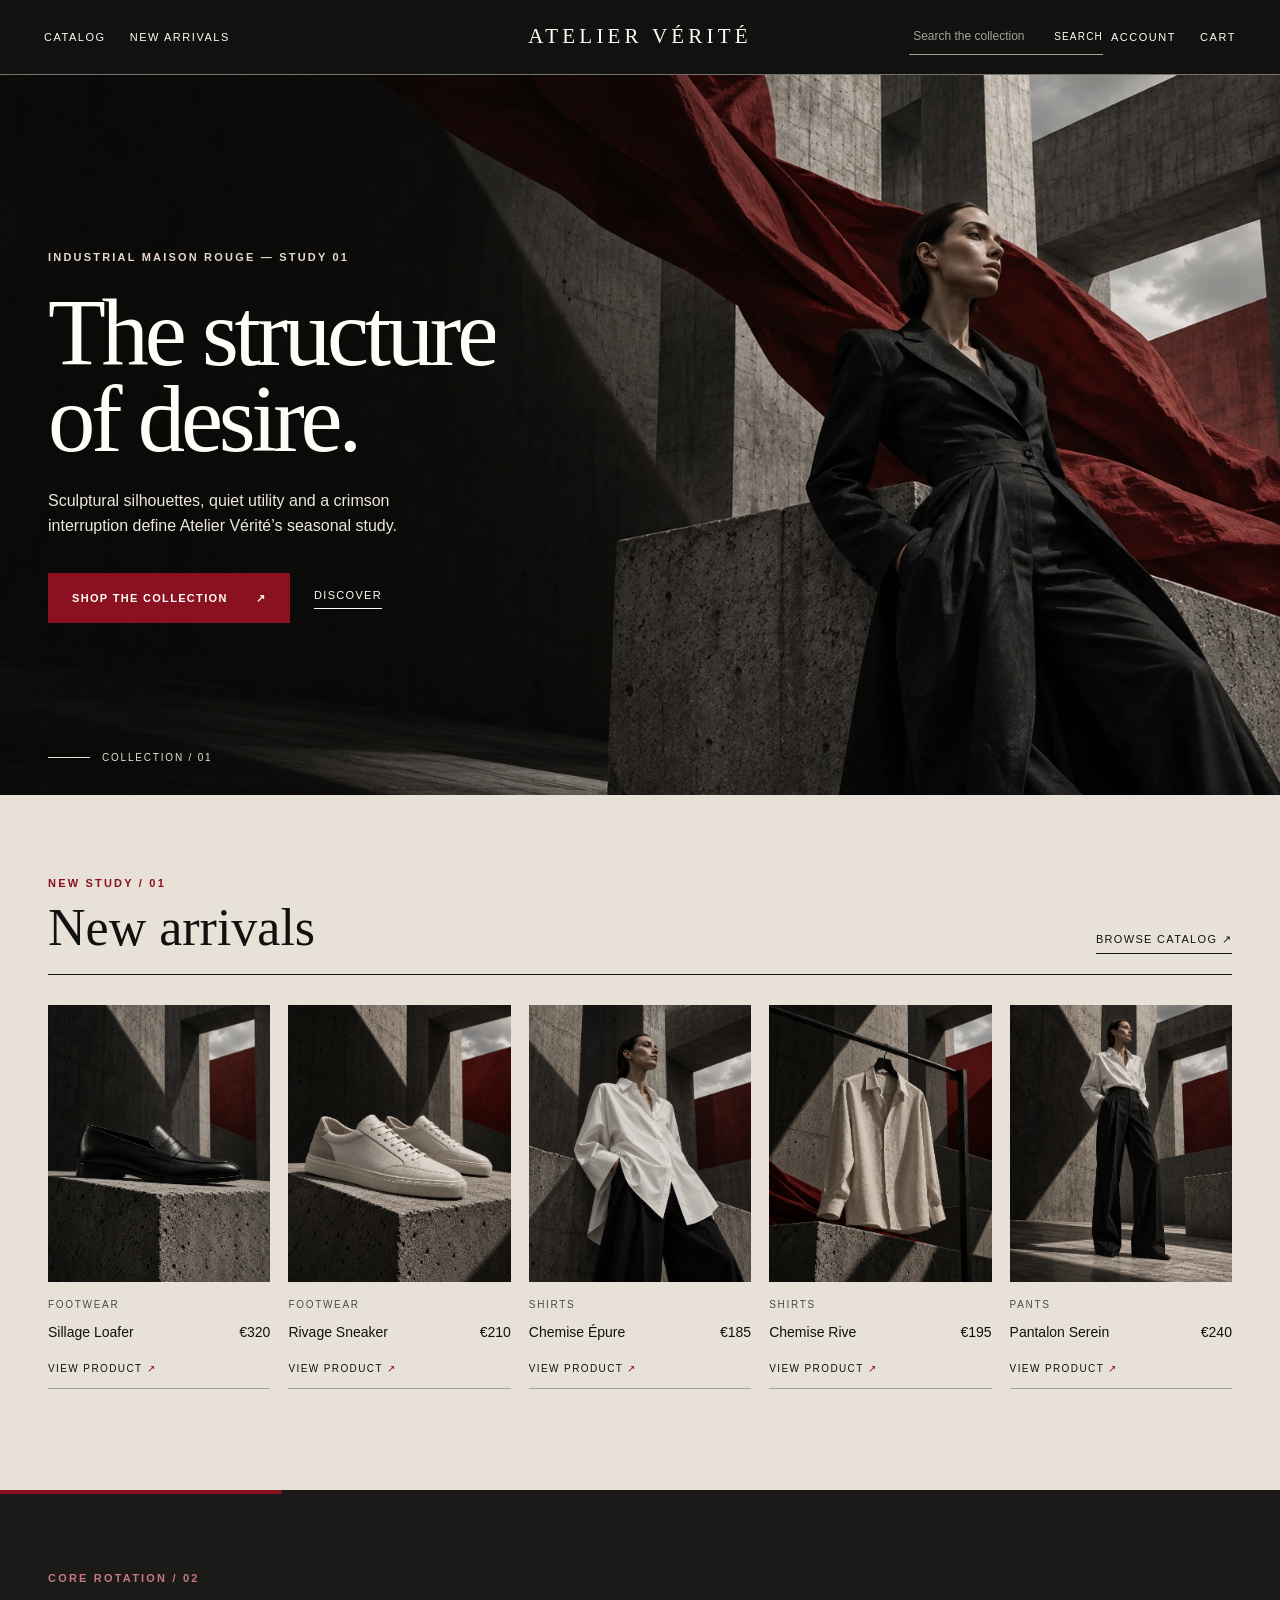
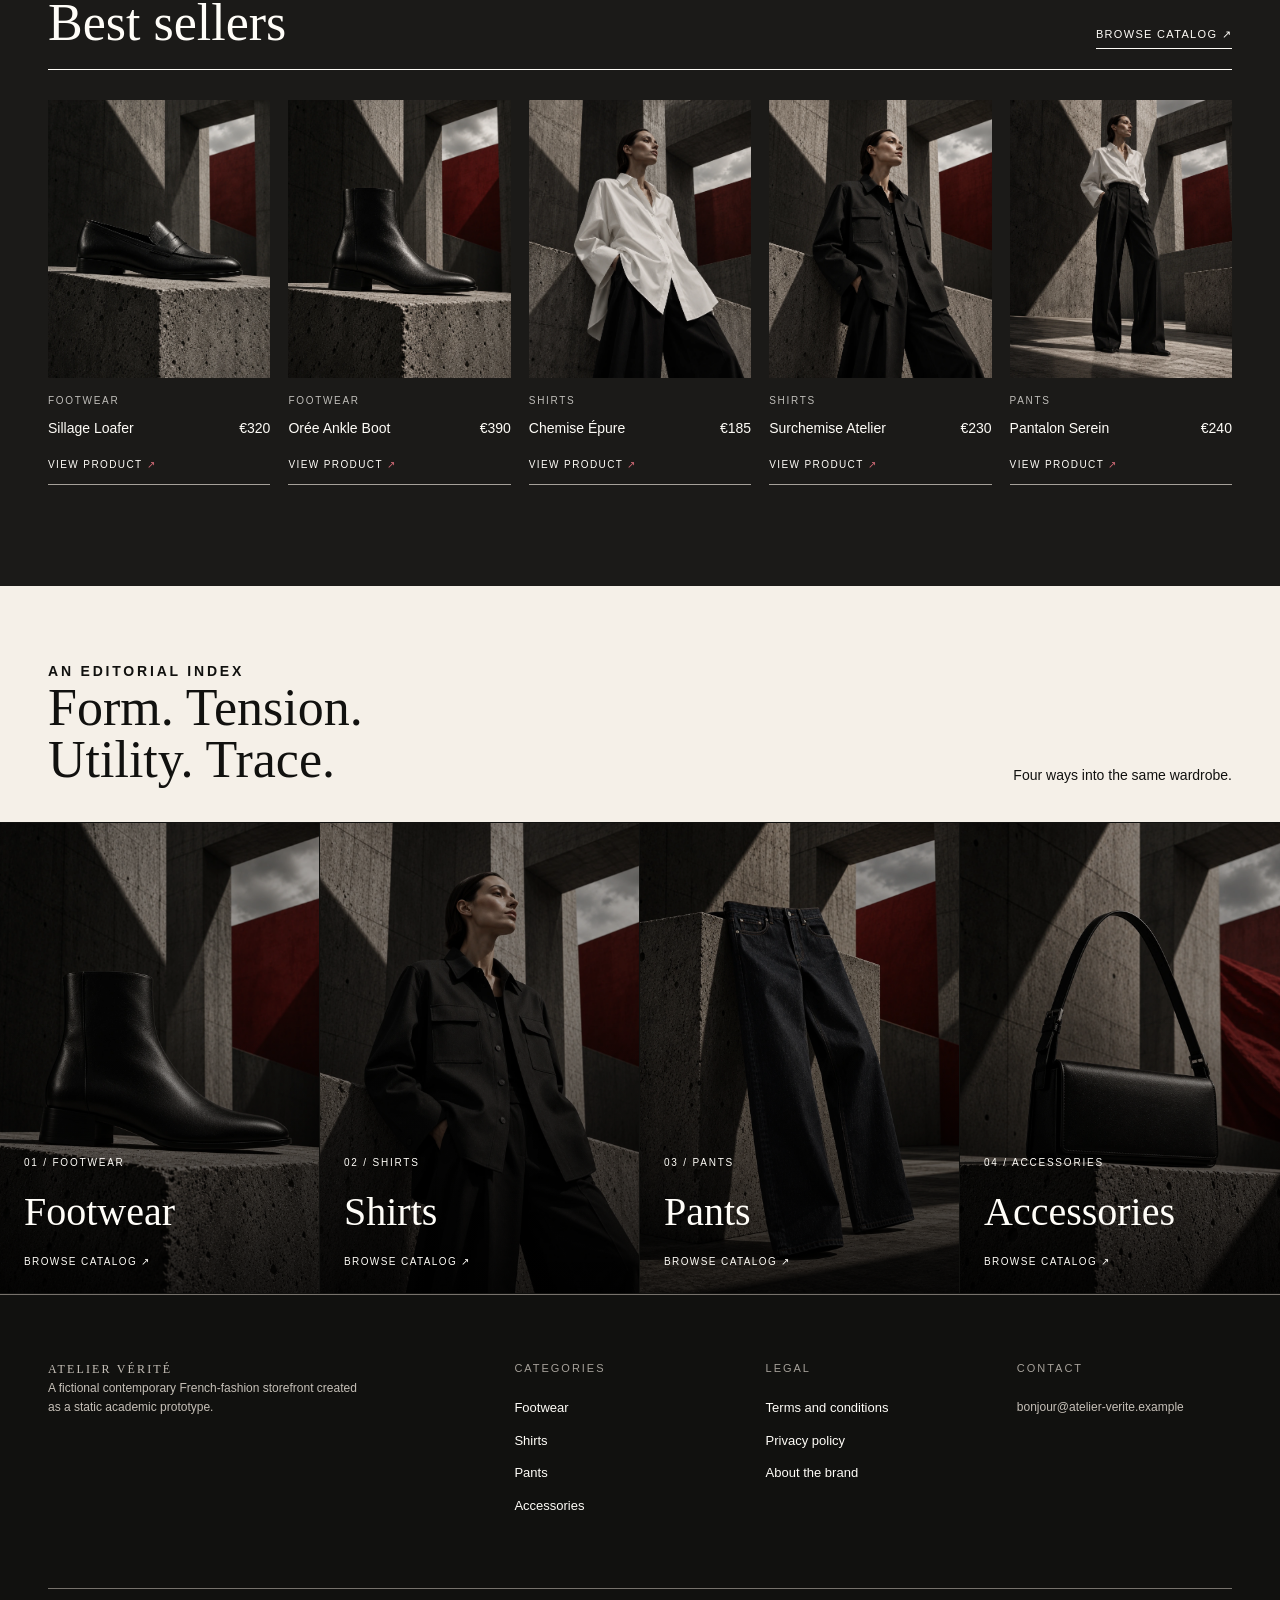
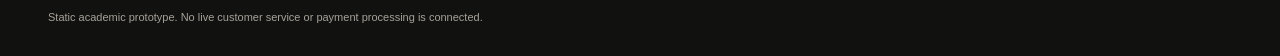
<file: index.html>
<!doctype html>
<html lang="en">
<head>
  <meta charset="utf-8"><meta name="viewport" content="width=device-width, initial-scale=1">
  <title>Atelier Vérité — Contemporary French Fashion</title>
  <meta name="description" content="Explore Atelier Vérité, a fictional contemporary French-fashion prototype featuring an industrial editorial campaign, new arrivals and best sellers.">
  <link rel="stylesheet" href="assets/home/home.css">
  <script src="assets/home/home-motion.js" defer></script>
</head>
<body>
  <a href="#main-content" class="skip-link">Skip to content</a>
  <header class="site-header"><nav class="header-grid" aria-label="Primary"><div class="primary-nav"><a href="catalog.html">Catalog</a><a href="#new-arrivals">New arrivals</a></div><a class="brand" href="index.html" aria-current="page">ATELIER VÉRITÉ</a><div class="header-tools"><details class="account"><summary>Account</summary><div class="account-panel">Static prototype. No sign-in is connected.</div></details><a href="cart.html">Cart</a></div><form class="search-form" action="catalog.html" method="get" role="search"><label class="sr-only" for="site-search">Search products</label><input id="site-search" name="q" type="search" placeholder="Search the collection"><button type="submit">Search</button></form></nav></header>
  <main id="main-content">
    <section class="hero" aria-labelledby="home-title" data-section="hero" data-motion="hero"><div class="hero-media" data-parallax-media><img src="assets/home/hero-industrial-maison-rouge.webp" alt="Fashion figure in black tailoring against raw concrete, interrupted by sculptural crimson fabric" width="1586" height="992" fetchpriority="high"></div><div class="hero-inner"><div class="hero-copy" data-parallax-copy><p class="eyebrow" data-hero-reveal>Industrial Maison Rouge — Study 01</p><h1 id="home-title" data-hero-reveal>The structure<br>of desire.</h1><p class="hero-deck" data-hero-reveal>Sculptural silhouettes, quiet utility and a crimson interruption define Atelier Vérité’s seasonal study.</p><div class="hero-actions" data-hero-reveal><a class="cta" href="catalog.html">Shop the collection <span aria-hidden="true">↗</span></a><a class="text-link" href="#new-arrivals">Discover</a></div></div></div><span class="hero-index" aria-hidden="true">Collection / 01</span></section>
    <section class="rail-section rail-light" id="new-arrivals" data-section="new-arrivals" aria-labelledby="new-arrivals-title" data-reveal><div class="section-shell"><div class="section-heading"><div><p class="eyebrow">New study / 01</p><h2 id="new-arrivals-title">New arrivals</h2></div><a class="text-link" href="catalog.html">Browse catalog <span aria-hidden="true">↗</span></a></div><div class="rail" role="region" aria-label="New arrivals products" tabindex="0"><div class="rail-track"><article class="product-card" data-reveal-item><a href="product.html" aria-label="View product: Sillage Loafer, €320"><span class="product-media"><img src="assets/home/products/av-fw-001-sillage-loafer.webp" alt="Black low-profile loafer with a clean rounded toe" width="1122" height="1402" loading="lazy" decoding="async"></span><span class="product-meta"><span class="product-category">Footwear</span><span class="product-name-row"><strong>Sillage Loafer</strong><span>€320</span></span><span class="view-product">View product <span aria-hidden="true">↗</span></span></span></a></article><article class="product-card" data-reveal-item><a href="product.html" aria-label="View product: Rivage Sneaker, €210"><span class="product-media"><img src="assets/home/products/av-fw-002-rivage-sneaker.webp" alt="Neutral low-top sneaker with tonal paneling" width="1122" height="1402" loading="lazy" decoding="async"></span><span class="product-meta"><span class="product-category">Footwear</span><span class="product-name-row"><strong>Rivage Sneaker</strong><span>€210</span></span><span class="view-product">View product <span aria-hidden="true">↗</span></span></span></a></article><article class="product-card" data-reveal-item><a href="product.html" aria-label="View product: Chemise Épure, €185"><span class="product-media"><img src="assets/home/products/av-sh-001-chemise-epure.webp" alt="White oversized button-up shirt with a clean collar" width="1122" height="1402" loading="lazy" decoding="async"></span><span class="product-meta"><span class="product-category">Shirts</span><span class="product-name-row"><strong>Chemise Épure</strong><span>€185</span></span><span class="view-product">View product <span aria-hidden="true">↗</span></span></span></a></article><article class="product-card" data-reveal-item><a href="product.html" aria-label="View product: Chemise Rive, €195"><span class="product-media"><img src="assets/home/products/av-sh-002-chemise-rive.webp" alt="Light neutral relaxed shirt with a straight hem" width="1122" height="1402" loading="lazy" decoding="async"></span><span class="product-meta"><span class="product-category">Shirts</span><span class="product-name-row"><strong>Chemise Rive</strong><span>€195</span></span><span class="view-product">View product <span aria-hidden="true">↗</span></span></span></a></article><article class="product-card" data-reveal-item><a href="product.html" aria-label="View product: Pantalon Serein, €240"><span class="product-media"><img src="assets/home/products/av-pt-001-pantalon-serein.webp" alt="Dark relaxed tailored pants with a high rise and front pleat" width="1122" height="1402" loading="lazy" decoding="async"></span><span class="product-meta"><span class="product-category">Pants</span><span class="product-name-row"><strong>Pantalon Serein</strong><span>€240</span></span><span class="view-product">View product <span aria-hidden="true">↗</span></span></span></a></article><article class="product-card" data-reveal-item><a href="product.html" aria-label="View product: Sac Cadre, €460"><span class="product-media"><img src="assets/home/products/av-ac-001-sac-cadre.webp" alt="Structured dark rectangular shoulder bag with a narrow strap" width="1122" height="1402" loading="lazy" decoding="async"></span><span class="product-meta"><span class="product-category">Accessories</span><span class="product-name-row"><strong>Sac Cadre</strong><span>€460</span></span><span class="view-product">View product <span aria-hidden="true">↗</span></span></span></a></article></div></div></div></section>
    <section class="rail-section rail-dark" id="best-sellers" data-section="best-sellers" aria-labelledby="best-sellers-title" data-reveal><div class="section-shell"><div class="section-heading"><div><p class="eyebrow">Core rotation / 02</p><h2 id="best-sellers-title">Best sellers</h2></div><a class="text-link" href="catalog.html">Browse catalog <span aria-hidden="true">↗</span></a></div><div class="rail" role="region" aria-label="Best sellers products" tabindex="0"><div class="rail-track"><article class="product-card" data-reveal-item><a href="product.html" aria-label="View product: Sillage Loafer, €320"><span class="product-media"><img src="assets/home/products/av-fw-001-sillage-loafer.webp" alt="Black low-profile loafer with a clean rounded toe" width="1122" height="1402" loading="lazy" decoding="async"></span><span class="product-meta"><span class="product-category">Footwear</span><span class="product-name-row"><strong>Sillage Loafer</strong><span>€320</span></span><span class="view-product">View product <span aria-hidden="true">↗</span></span></span></a></article><article class="product-card" data-reveal-item><a href="product.html" aria-label="View product: Orée Ankle Boot, €390"><span class="product-media"><img src="assets/home/products/av-fw-003-oree-ankle-boot.webp" alt="Dark ankle boot with a straight shaft and simple sole" width="1122" height="1402" loading="lazy" decoding="async"></span><span class="product-meta"><span class="product-category">Footwear</span><span class="product-name-row"><strong>Orée Ankle Boot</strong><span>€390</span></span><span class="view-product">View product <span aria-hidden="true">↗</span></span></span></a></article><article class="product-card" data-reveal-item><a href="product.html" aria-label="View product: Chemise Épure, €185"><span class="product-media"><img src="assets/home/products/av-sh-001-chemise-epure.webp" alt="White oversized button-up shirt with a clean collar" width="1122" height="1402" loading="lazy" decoding="async"></span><span class="product-meta"><span class="product-category">Shirts</span><span class="product-name-row"><strong>Chemise Épure</strong><span>€185</span></span><span class="view-product">View product <span aria-hidden="true">↗</span></span></span></a></article><article class="product-card" data-reveal-item><a href="product.html" aria-label="View product: Surchemise Atelier, €230"><span class="product-media"><img src="assets/home/products/av-sh-003-surchemise-atelier.webp" alt="Structured neutral overshirt with two patch pockets" width="1122" height="1402" loading="lazy" decoding="async"></span><span class="product-meta"><span class="product-category">Shirts</span><span class="product-name-row"><strong>Surchemise Atelier</strong><span>€230</span></span><span class="view-product">View product <span aria-hidden="true">↗</span></span></span></a></article><article class="product-card" data-reveal-item><a href="product.html" aria-label="View product: Pantalon Serein, €240"><span class="product-media"><img src="assets/home/products/av-pt-001-pantalon-serein.webp" alt="Dark relaxed tailored pants with a high rise and front pleat" width="1122" height="1402" loading="lazy" decoding="async"></span><span class="product-meta"><span class="product-category">Pants</span><span class="product-name-row"><strong>Pantalon Serein</strong><span>€240</span></span><span class="view-product">View product <span aria-hidden="true">↗</span></span></span></a></article><article class="product-card" data-reveal-item><a href="product.html" aria-label="View product: Jean Rive, €190"><span class="product-media"><img src="assets/home/products/av-pt-003-jean-rive.webp" alt="Straight dark-wash jeans with a clean hem" width="1122" height="1402" loading="lazy" decoding="async"></span><span class="product-meta"><span class="product-category">Pants</span><span class="product-name-row"><strong>Jean Rive</strong><span>€190</span></span><span class="view-product">View product <span aria-hidden="true">↗</span></span></span></a></article><article class="product-card" data-reveal-item><a href="product.html" aria-label="View product: Sac Cadre, €460"><span class="product-media"><img src="assets/home/products/av-ac-001-sac-cadre.webp" alt="Structured dark rectangular shoulder bag with a narrow strap" width="1122" height="1402" loading="lazy" decoding="async"></span><span class="product-meta"><span class="product-category">Accessories</span><span class="product-name-row"><strong>Sac Cadre</strong><span>€460</span></span><span class="view-product">View product <span aria-hidden="true">↗</span></span></span></a></article><article class="product-card" data-reveal-item><a href="product.html" aria-label="View product: Sac Demi-Lune, €420"><span class="product-media"><img src="assets/home/products/av-ac-002-sac-demi-lune.webp" alt="Dark curved shoulder bag with a low rounded profile" width="1122" height="1402" loading="lazy" decoding="async"></span><span class="product-meta"><span class="product-category">Accessories</span><span class="product-name-row"><strong>Sac Demi-Lune</strong><span>€420</span></span><span class="view-product">View product <span aria-hidden="true">↗</span></span></span></a></article></div></div></div><span class="crimson-wipe" data-crimson-wipe aria-hidden="true"></span></section>
    <section class="bridge" data-section="category-bridge" aria-labelledby="bridge-title" data-reveal><div class="bridge-heading"><div><p class="eyebrow">An editorial index</p><h2 id="bridge-title">Form. Tension.<br>Utility. Trace.</h2></div><p>Four ways into the same wardrobe.</p></div><div class="category-grid"><a class="category-tile" href="catalog.html" aria-label="Browse Footwear"><img src="assets/home/products/av-fw-003-oree-ankle-boot.webp" alt="" width="1122" height="1402" loading="lazy" decoding="async"><span class="tile-scrim"></span><span class="tile-copy"><small>01 / FOOTWEAR</small><strong>Footwear</strong><span>Browse catalog ↗</span></span></a><a class="category-tile" href="catalog.html" aria-label="Browse Shirts"><img src="assets/home/products/av-sh-003-surchemise-atelier.webp" alt="" width="1122" height="1402" loading="lazy" decoding="async"><span class="tile-scrim"></span><span class="tile-copy"><small>02 / SHIRTS</small><strong>Shirts</strong><span>Browse catalog ↗</span></span></a><a class="category-tile" href="catalog.html" aria-label="Browse Pants"><img src="assets/home/products/av-pt-003-jean-rive.webp" alt="" width="1122" height="1402" loading="lazy" decoding="async"><span class="tile-scrim"></span><span class="tile-copy"><small>03 / PANTS</small><strong>Pants</strong><span>Browse catalog ↗</span></span></a><a class="category-tile" href="catalog.html" aria-label="Browse Accessories"><img src="assets/home/products/av-ac-001-sac-cadre.webp" alt="" width="1122" height="1402" loading="lazy" decoding="async"><span class="tile-scrim"></span><span class="tile-copy"><small>04 / ACCESSORIES</small><strong>Accessories</strong><span>Browse catalog ↗</span></span></a></div></section>
  </main>
  <footer class="site-footer" data-section="footer" data-reveal><div class="footer-shell"><div class="footer-grid"><div><p class="footer-brand">ATELIER VÉRITÉ</p><p>A fictional contemporary French-fashion storefront created as a static academic prototype.</p></div><section aria-labelledby="footer-categories"><h2 id="footer-categories">Categories</h2><ul><li><a href="catalog.html">Footwear</a></li><li><a href="catalog.html">Shirts</a></li><li><a href="catalog.html">Pants</a></li><li><a href="catalog.html">Accessories</a></li></ul></section><section aria-labelledby="footer-legal"><h2 id="footer-legal">Legal</h2><ul><li><a href="#footer-legal">Terms and conditions</a></li><li><a href="#footer-legal">Privacy policy</a></li><li><a href="#footer-legal">About the brand</a></li></ul></section><section aria-labelledby="footer-contact"><h2 id="footer-contact">Contact</h2><p><a href="mailto:bonjour@atelier-verite.example">bonjour@atelier-verite.example</a></p></section></div><p class="footer-bottom">Static academic prototype. No live customer service or payment processing is connected.</p></div></footer>
</body></html>
</file>
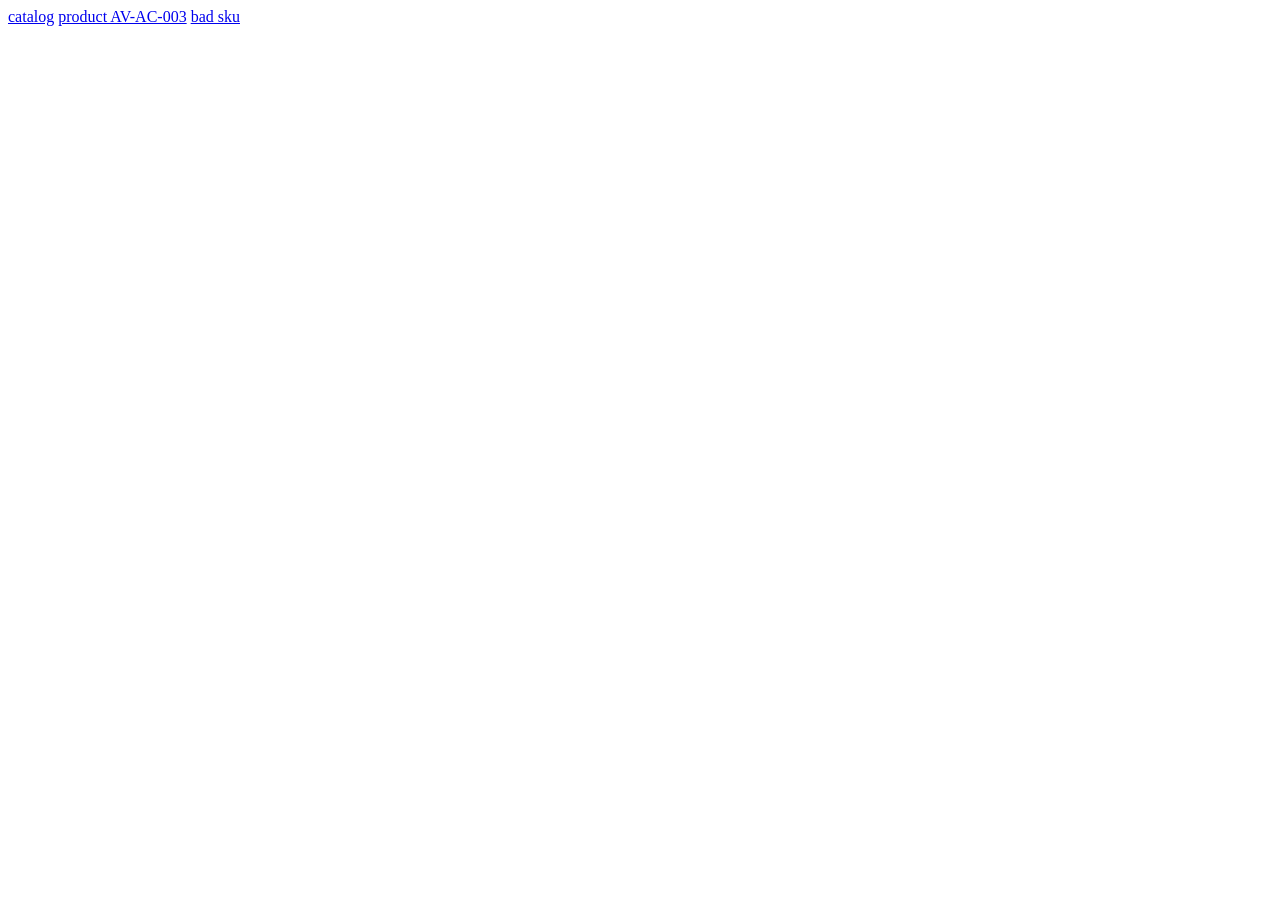
<file: evidence/disc-02/tests/entry.html>
<!doctype html><meta charset="utf-8"><title>entry</title>
<a id="e-cat" href="http://localhost:3000/catalog.html">catalog</a>
<a id="e-prod" href="http://localhost:3000/product.html?sku=AV-AC-003">product AV-AC-003</a>
<a id="e-bad" href="http://localhost:3000/product.html?sku=AV-XX-999">bad sku</a>
</file>
<file: assets/home/home.css>
/*! tailwindcss v4.3.3 | MIT License | https://tailwindcss.com */
@layer properties{@supports (((-webkit-hyphens:none)) and (not (margin-trim:inline))) or ((-moz-orient:inline) and (not (color:rgb(from red r g b)))){*,:before,:after,::backdrop{--tw-rotate-x:initial;--tw-rotate-y:initial;--tw-rotate-z:initial;--tw-skew-x:initial;--tw-skew-y:initial;--tw-space-y-reverse:0;--tw-border-style:solid;--tw-font-weight:initial;--tw-tracking:initial;--tw-shadow:0 0 #0000;--tw-shadow-color:initial;--tw-shadow-alpha:100%;--tw-inset-shadow:0 0 #0000;--tw-inset-shadow-color:initial;--tw-inset-shadow-alpha:100%;--tw-ring-color:initial;--tw-ring-shadow:0 0 #0000;--tw-inset-ring-color:initial;--tw-inset-ring-shadow:0 0 #0000;--tw-ring-inset:initial;--tw-ring-offset-width:0px;--tw-ring-offset-color:#fff;--tw-ring-offset-shadow:0 0 #0000}}}@layer theme{:root,:host{--font-sans:-apple-system, BlinkMacSystemFont, "Segoe UI", Roboto, "Helvetica Neue", "Noto Sans", Arial, sans-serif, "Apple Color Emoji", "Segoe UI Emoji", "Segoe UI Symbol", "Noto Color Emoji";--font-mono:ui-monospace, SFMono-Regular, Menlo, Monaco, Consolas, "Liberation Mono", "Courier New", monospace;--color-stone-50:oklch(98.5% .001 106.423);--color-stone-100:oklch(97% .001 106.424);--color-stone-200:oklch(92.3% .003 48.717);--color-stone-300:oklch(86.9% .005 56.366);--color-stone-500:oklch(55.3% .013 58.071);--color-stone-600:oklch(44.4% .011 73.639);--color-stone-950:oklch(14.7% .004 49.25);--color-white:#fff;--spacing:.25rem;--container-md:28rem;--container-2xl:42rem;--container-4xl:56rem;--container-7xl:80rem;--text-sm:.875rem;--text-sm--line-height:calc(1.25 / .875);--text-xl:1.25rem;--text-xl--line-height:calc(1.75 / 1.25);--text-4xl:2.25rem;--text-4xl--line-height:calc(2.5 / 2.25);--font-weight-normal:400;--font-weight-medium:500;--font-weight-semibold:600;--font-weight-bold:700;--tracking-tight:-.025em;--default-font-family:var(--font-sans);--default-mono-font-family:var(--font-mono)}}@layer base{*,:after,:before,::backdrop{box-sizing:border-box;border:0 solid;margin:0;padding:0}::file-selector-button{box-sizing:border-box;border:0 solid;margin:0;padding:0}html,:host{-webkit-text-size-adjust:100%;tab-size:4;line-height:1.5;font-family:var(--default-font-family,-apple-system, BlinkMacSystemFont, "Segoe UI", Roboto, "Helvetica Neue", "Noto Sans", Arial, sans-serif, "Apple Color Emoji", "Segoe UI Emoji", "Segoe UI Symbol", "Noto Color Emoji");font-feature-settings:var(--default-font-feature-settings,normal);font-variation-settings:var(--default-font-variation-settings,normal);-webkit-tap-highlight-color:transparent}hr{height:0;color:inherit;border-top-width:1px}abbr:where([title]){-webkit-text-decoration:underline dotted;text-decoration:underline dotted}h1,h2,h3,h4,h5,h6{font-size:inherit;font-weight:inherit}a{color:inherit;-webkit-text-decoration:inherit;-webkit-text-decoration:inherit;-webkit-text-decoration:inherit;text-decoration:inherit}b,strong{font-weight:bolder}code,kbd,samp,pre{font-family:var(--default-mono-font-family,ui-monospace, SFMono-Regular, Menlo, Monaco, Consolas, "Liberation Mono", "Courier New", monospace);font-feature-settings:var(--default-mono-font-feature-settings,normal);font-variation-settings:var(--default-mono-font-variation-settings,normal);font-size:1em}small{font-size:80%}sub,sup{vertical-align:baseline;font-size:75%;line-height:0;position:relative}sub{bottom:-.25em}sup{top:-.5em}table{text-indent:0;border-color:inherit;border-collapse:collapse}:-moz-focusring:where(:not(iframe)){outline:auto}progress{vertical-align:baseline}summary{display:list-item}ol,ul,menu{list-style:none}img,svg,video,canvas,audio,iframe,embed,object{vertical-align:middle;display:block}img,video{max-width:100%;height:auto}button,input,select,optgroup,textarea{font:inherit;font-feature-settings:inherit;font-variation-settings:inherit;letter-spacing:inherit;color:inherit;opacity:1;background-color:#0000;border-radius:0}::file-selector-button{font:inherit;font-feature-settings:inherit;font-variation-settings:inherit;letter-spacing:inherit;color:inherit;opacity:1;background-color:#0000;border-radius:0}:where(select:is([multiple],[size])) optgroup{font-weight:bolder}:where(select:is([multiple],[size])) optgroup option{padding-inline-start:20px}::file-selector-button{margin-inline-end:4px}::placeholder{opacity:1}@supports (not ((-webkit-appearance:-apple-pay-button))) or (contain-intrinsic-size:1px){::placeholder{color:currentColor}@supports (color:color-mix(in lab, red, red)){::placeholder{color:color-mix(in oklab, currentcolor 50%, transparent)}}}textarea{resize:vertical}::-webkit-search-decoration{-webkit-appearance:none}::-webkit-date-and-time-value{min-height:1lh;text-align:inherit}::-webkit-datetime-edit{display:inline-flex}::-webkit-datetime-edit-fields-wrapper{padding:0}::-webkit-datetime-edit{padding-block:0}::-webkit-datetime-edit-year-field{padding-block:0}::-webkit-datetime-edit-month-field{padding-block:0}::-webkit-datetime-edit-day-field{padding-block:0}::-webkit-datetime-edit-hour-field{padding-block:0}::-webkit-datetime-edit-minute-field{padding-block:0}::-webkit-datetime-edit-second-field{padding-block:0}::-webkit-datetime-edit-millisecond-field{padding-block:0}::-webkit-datetime-edit-meridiem-field{padding-block:0}::-webkit-calendar-picker-indicator{line-height:1}:-moz-ui-invalid{box-shadow:none}button,input:where([type=button],[type=reset],[type=submit]){appearance:button}::file-selector-button{appearance:button}::-webkit-inner-spin-button{height:auto}::-webkit-outer-spin-button{height:auto}[hidden]:where(:not([hidden=until-found])){display:none!important}*{box-sizing:border-box}html{overflow-x:hidden}body{color:#fffdf8;background:#11110f;margin:0;font-family:Helvetica Neue,Arial,sans-serif}a{color:inherit;text-decoration-line:none}button,input{font:inherit}:focus-visible{outline-offset:3px;outline:2px solid #b93145}}@layer components{.sr-only{clip:rect(0,0,0,0);white-space:nowrap;border-style:var(--tw-border-style);border-width:0;width:1px;height:1px;margin:-1px;padding:0;position:absolute;overflow:hidden}.display{--tw-font-weight:var(--font-weight-normal);font-family:Didot,Bodoni MT,Times New Roman,serif;font-weight:var(--font-weight-normal)}.skip-link{z-index:100;color:#11110f;background:#fffdf8;padding:12px 18px;position:fixed;top:-80px;left:16px}.skip-link:focus{top:16px}.site-header{z-index:20;background:#11110f;border-bottom:1px solid #77726c;position:relative}.header-grid{grid-template-columns:1fr auto 1fr;align-items:center;gap:24px;max-width:1600px;min-height:74px;margin:auto;padding:0 44px;display:grid;position:relative}.primary-nav,.header-tools{align-items:center;gap:24px;display:flex}.header-tools{grid-column:3;justify-content:flex-end}.header-grid a,.header-grid summary{letter-spacing:.14em;text-transform:uppercase;font-size:11px}.header-grid a:hover,.header-grid summary:hover{color:#d8b7ba}.brand{white-space:nowrap;font-family:Didot,Bodoni MT,Times New Roman,serif;letter-spacing:.2em!important;font-size:21px!important}.search-form{border-bottom:1px solid #a6a19a;align-items:center;min-width:180px;display:flex;position:absolute;top:18px;right:177px}.search-form input{border-style:var(--tw-border-style);color:#fffdf8;background:0 0;border-width:0;outline:none;width:145px;min-width:0;padding:9px 4px;font-size:12px}.search-form input::placeholder{color:#a6a19a}.search-form button{border-style:var(--tw-border-style);color:#fffdf8;cursor:pointer;letter-spacing:.12em;text-transform:uppercase;background:0 0;border-width:0;font-size:10px}.search-form:focus-within{border-color:#fffdf8}.account{position:relative}.account summary{cursor:pointer;list-style-type:none}.account summary::-webkit-details-marker{display:none}.account-panel{color:#11110f;--tw-shadow:0 0 #0000;width:225px;box-shadow:var(--tw-inset-shadow), var(--tw-inset-ring-shadow), var(--tw-ring-offset-shadow), var(--tw-ring-shadow), var(--tw-shadow);background:#f5f0e8;border:1px solid #77726c;padding:18px;font-size:12px;line-height:1.5;position:absolute;top:32px;right:0}.hero{isolation:isolate;background:#292724;height:720px;position:relative;overflow:hidden}.hero-media{z-index:-2;position:absolute;inset:-30px 0}.hero-media img{object-fit:cover;object-position:center center;width:100%;height:100%;display:block}.hero:before{content:"";z-index:-1;background:linear-gradient(90deg,#080807c4 0%,#08080770 39%,#0000 68%);position:absolute;inset:0}.hero-inner{flex-direction:column;justify-content:center;align-items:flex-start;max-width:1600px;height:100%;margin:auto;padding:72px 48px;display:flex}.hero-copy{max-width:670px}.eyebrow{--tw-font-weight:var(--font-weight-semibold);font-size:11px;font-weight:var(--font-weight-semibold);letter-spacing:.2em;text-transform:uppercase}.hero .eyebrow{color:#e7d8ce}.hero h1{--tw-font-weight:var(--font-weight-normal);font-family:Didot,Bodoni MT,Times New Roman,serif;font-size:clamp(76px,7.4vw,116px);font-weight:var(--font-weight-normal);letter-spacing:-.045em;max-width:690px;margin:26px 0;line-height:.9}.hero-deck{color:#ede7df;max-width:420px;margin:0;font-size:16px;line-height:1.6}.hero-actions{align-items:center;gap:24px;margin-top:34px;display:flex}.cta{--tw-font-weight:var(--font-weight-bold);min-height:50px;font-size:11px;font-weight:var(--font-weight-bold);letter-spacing:.12em;text-transform:uppercase;background:#8b1020;align-items:center;gap:28px;padding:0 24px;transition:background .17s;display:inline-flex}.cta:hover{background:#5f0b15}.cta span{transition:transform .17s}.cta:hover span{transform:translate(2px)}.hero .text-link{letter-spacing:.12em;text-transform:uppercase;border-bottom:1px solid #fffdf8;padding-bottom:5px;font-size:11px}.hero-index{letter-spacing:.18em;text-transform:uppercase;color:#e8e1d8;font-size:10px;position:absolute;bottom:30px;left:48px}.hero-index:before{content:"";border-top:1px solid #e8e1d8;width:42px;margin:0 12px 3px 0;display:inline-block}.section-shell{max-width:1600px;margin:auto;padding:80px 48px 86px}.rail-section{position:relative;overflow:hidden}.rail-light{color:#11110f;background:#e8e1d8}.rail-dark{color:#fffdf8;background:#1b1a18}.section-heading{border-bottom:1px solid;justify-content:space-between;align-items:flex-end;gap:20px;margin-bottom:30px;padding-bottom:20px;display:flex}.section-heading .eyebrow{color:#8b1020;margin:0 0 10px}.rail-dark .section-heading .eyebrow{color:#c57982}.section-heading h2,.bridge-heading h2{--tw-font-weight:var(--font-weight-normal);font-family:Didot,Bodoni MT,Times New Roman,serif;font-weight:var(--font-weight-normal);margin:0;font-size:52px;line-height:1}.section-heading .text-link{letter-spacing:.12em;text-transform:uppercase;white-space:nowrap;border-bottom:1px solid;padding-bottom:5px;font-size:11px}.rail{overscroll-behavior-inline:contain;scrollbar-color:#77726c transparent;padding-bottom:15px;overflow-x:auto}.rail-track{grid-auto-columns:calc(20% - 14.4px);grid-auto-flow:column;gap:18px;display:grid}.product-card{min-width:0}.product-card a{display:block}.product-media{aspect-ratio:4/5;background:#77726c;display:block;overflow:hidden}.product-media img{object-fit:cover;width:100%;height:100%;transition:transform .18s,filter .18s;display:block}.product-card a:hover img{filter:contrast(1.06);transform:scale(1.012)}.product-meta{border-bottom:1px solid #a6a19a;padding:15px 0 12px;display:block}.product-category{text-transform:uppercase;letter-spacing:.17em;opacity:.72;font-size:10px;display:block}.product-name-row{justify-content:space-between;gap:8px;margin-top:10px;font-size:14px;display:flex}.product-name-row strong{--tw-font-weight:var(--font-weight-medium);font-weight:var(--font-weight-medium)}.product-name-row span{white-space:nowrap}.view-product{letter-spacing:.14em;text-transform:uppercase;margin-top:18px;font-size:10px;display:block}.view-product span{color:#8b1020}.rail-dark .view-product span{color:#cf6975}.crimson-wipe{transform-origin:0;background:#8b1020;width:100%;height:4px;position:absolute;top:0;left:0;transform:scaleX(0)}.bridge{color:#11110f;background:#f5f0e8}.bridge-heading{justify-content:space-between;align-items:flex-end;gap:20px;max-width:1600px;margin:auto;padding:75px 48px 36px;display:flex}.bridge-heading p{margin:0;font-size:14px;line-height:1.5}.category-grid{border-top:1px solid #11110f;border-bottom:1px solid #11110f;grid-template-columns:repeat(4,1fr);display:grid}.category-tile{color:#fffdf8;background:#282623;border-right:1px solid #11110f;min-height:470px;position:relative;overflow:hidden}.category-tile:last-child{border-right:0}.category-tile img{object-fit:cover;filter:brightness(.7);width:100%;height:100%;transition:filter .2s,transform .2s;position:absolute;inset:0}.category-tile:hover img{filter:brightness(.78);transform:scale(1.012)}.tile-scrim{background:linear-gradient(#0000,#000000b3);position:absolute;inset:40% 0 0}.tile-copy{flex-direction:column;gap:12px;display:flex;position:absolute;inset:auto 24px 24px}.tile-copy small{letter-spacing:.18em;font-size:10px}.tile-copy strong{--tw-font-weight:var(--font-weight-normal);font-family:Didot,Bodoni MT,Times New Roman,serif;font-size:40px;font-weight:var(--font-weight-normal)}.tile-copy>span{letter-spacing:.14em;text-transform:uppercase;font-size:10px}.site-footer{color:#fffdf8;background:#11110f;border-top:1px solid #77726c}.footer-shell{max-width:1600px;margin:auto;padding:65px 48px 30px}.footer-grid{grid-template-columns:2fr repeat(3,1fr);gap:36px;display:grid}.footer-brand{letter-spacing:.18em;margin:0;font-family:Didot,Bodoni MT,Times New Roman,serif;font-size:24px}.footer-grid h2{letter-spacing:.18em;text-transform:uppercase;color:#a6a19a;margin:0 0 22px;font-size:11px}.footer-grid ul{margin:0;padding:0;list-style-type:none}.footer-grid li{margin:0 0 13px;font-size:13px}.footer-grid a:hover{text-decoration-line:underline}.footer-grid p{color:#c6c0b8;max-width:320px;font-size:12px;line-height:1.6}.footer-bottom{color:#a6a19a;border-top:1px solid #77726c;margin-top:60px;padding-top:20px;font-size:11px;line-height:1.5}@media (max-width:1023px){.header-grid{grid-template-columns:1fr 1fr;gap:12px;padding:14px 28px}.brand{grid-area:1/1/auto/-1;justify-self:center}.primary-nav{grid-area:2/1}.header-tools{grid-area:2/2}.search-form{grid-area:3/1/auto/-1;width:100%;position:static}.search-form input{width:100%}.hero{height:660px}.hero-inner{padding:60px 30px}.hero h1{max-width:500px;font-size:74px}.hero-index{left:30px}.section-shell{padding:70px 30px}.rail-track{grid-auto-columns:calc(43.4783% - 10.1739px)}.bridge-heading{padding:65px 30px 30px}.category-grid{grid-template-columns:repeat(2,1fr)}.category-tile{border-bottom:1px solid #11110f;min-height:390px}.footer-shell{padding:60px 30px 25px}.footer-grid{grid-template-columns:repeat(2,1fr)}}@media (max-width:600px){.header-grid{gap:12px;padding:12px 16px}.brand{font-size:18px!important}.primary-nav,.header-tools{gap:16px}.header-grid a,.header-grid summary{font-size:10px}.hero{height:600px}.hero-media{inset:-20px 0}.hero-media img{object-position:61% center}.hero:before{background:linear-gradient(90deg,#080807d1,#0808076e 74%,#0808072e)}.hero-inner{justify-content:flex-end;padding:50px 16px 80px}.hero h1{max-width:360px;margin:18px 0;font-size:50px}.hero-deck{max-width:320px;font-size:14px}.hero-actions{flex-wrap:wrap;gap:16px;margin-top:24px}.cta{gap:12px;padding:0 17px;font-size:10px}.hero-index{bottom:18px;left:16px}.section-shell{padding:58px 16px 63px}.section-heading{align-items:flex-start}.section-heading h2,.bridge-heading h2{font-size:37px}.section-heading .text-link{display:none}.rail-track{grid-auto-columns:82%;gap:14px}.bridge-heading{padding:55px 16px 30px;display:block}.bridge-heading p{margin-top:14px}.category-tile{min-height:270px}.tile-copy{gap:8px;inset:auto 12px 16px}.tile-copy strong{font-size:26px}.tile-copy small,.tile-copy>span{font-size:9px}.footer-shell{padding:50px 16px 25px}.footer-grid{grid-template-columns:1fr 1fr;gap:32px 18px}.footer-grid>div:first-child,.footer-grid section:last-child{grid-column:1/-1}.footer-bottom{margin-top:40px}}@media (prefers-reduced-motion:reduce){*,:before,:after{scroll-behavior:auto!important;transition-duration:.01ms!important;animation-duration:.01ms!important}}}@layer utilities{.invisible{visibility:hidden}.visible{visibility:visible}.sr-only{clip-path:inset(50%);white-space:nowrap;border-width:0;width:1px;height:1px;margin:-1px;padding:0;position:absolute;overflow:hidden}.absolute{position:absolute}.fixed{position:fixed}.relative{position:relative}.static{position:static}.inset-0{inset:0}.m-0{margin:0}.mx-auto{margin-inline:auto}.mt-3{margin-top:calc(var(--spacing) * 3)}.mt-4{margin-top:calc(var(--spacing) * 4)}.mt-16{margin-top:calc(var(--spacing) * 16)}.mb-3{margin-bottom:calc(var(--spacing) * 3)}.block{display:block}.flex{display:flex}.grid{display:grid}.hidden{display:none}.inline-flex{display:inline-flex}.h-full{height:100%}.min-h-screen{min-height:100vh}.w-full{width:100%}.max-w-2xl{max-width:var(--container-2xl)}.max-w-4xl{max-width:var(--container-4xl)}.max-w-7xl{max-width:var(--container-7xl)}.min-w-0{min-width:0}.transform{transform:var(--tw-rotate-x,) var(--tw-rotate-y,) var(--tw-rotate-z,) var(--tw-skew-x,) var(--tw-skew-y,)}.cursor-pointer{cursor:pointer}.resize{resize:both}.list-none{list-style-type:none}.flex-col{flex-direction:column}.items-center{align-items:center}.items-end{align-items:flex-end}.items-start{align-items:flex-start}.justify-between{justify-content:space-between}.justify-center{justify-content:center}.justify-end{justify-content:flex-end}.gap-4{gap:calc(var(--spacing) * 4)}.gap-10{gap:calc(var(--spacing) * 10)}:where(.space-y-2>:not(:last-child)){--tw-space-y-reverse:0;margin-block-start:calc(calc(var(--spacing) * 2) * var(--tw-space-y-reverse));margin-block-end:calc(calc(var(--spacing) * 2) * calc(1 - var(--tw-space-y-reverse)))}.overflow-hidden{overflow:hidden}.overflow-x-auto{overflow-x:auto}.overflow-x-hidden{overflow-x:hidden}.rounded{border-radius:.25rem}.rounded-full{border-radius:3.40282e38px}.border{border-style:var(--tw-border-style);border-width:1px}.border-0{border-style:var(--tw-border-style);border-width:0}.border-t{border-top-style:var(--tw-border-style);border-top-width:1px}.border-b{border-bottom-style:var(--tw-border-style);border-bottom-width:1px}.border-stone-200{border-color:var(--color-stone-200)}.border-stone-300{border-color:var(--color-stone-300)}.bg-stone-50{background-color:var(--color-stone-50)}.bg-stone-950{background-color:var(--color-stone-950)}.bg-white{background-color:var(--color-white)}.object-cover{object-fit:cover}.p-0{padding:0}.px-4{padding-inline:calc(var(--spacing) * 4)}.py-2{padding-block:calc(var(--spacing) * 2)}.py-4{padding-block:calc(var(--spacing) * 4)}.py-12{padding-block:calc(var(--spacing) * 12)}.text-4xl{font-size:var(--text-4xl);line-height:var(--tw-leading,var(--text-4xl--line-height))}.text-sm{font-size:var(--text-sm);line-height:var(--tw-leading,var(--text-sm--line-height))}.text-xl{font-size:var(--text-xl);line-height:var(--tw-leading,var(--text-xl--line-height))}.font-bold{--tw-font-weight:var(--font-weight-bold);font-weight:var(--font-weight-bold)}.font-medium{--tw-font-weight:var(--font-weight-medium);font-weight:var(--font-weight-medium)}.font-normal{--tw-font-weight:var(--font-weight-normal);font-weight:var(--font-weight-normal)}.font-semibold{--tw-font-weight:var(--font-weight-semibold);font-weight:var(--font-weight-semibold)}.tracking-\[0\.2em\]{--tw-tracking:.2em;letter-spacing:.2em}.tracking-\[0\.24em\]{--tw-tracking:.24em;letter-spacing:.24em}.tracking-tight{--tw-tracking:var(--tracking-tight);letter-spacing:var(--tracking-tight)}.whitespace-nowrap{white-space:nowrap}.text-stone-100{color:var(--color-stone-100)}.text-stone-300{color:var(--color-stone-300)}.text-stone-500{color:var(--color-stone-500)}.text-stone-600{color:var(--color-stone-600)}.text-stone-950{color:var(--color-stone-950)}.uppercase{text-transform:uppercase}.no-underline{text-decoration-line:none}.underline{text-decoration-line:underline}.antialiased{-webkit-font-smoothing:antialiased;-moz-osx-font-smoothing:grayscale}.shadow{--tw-shadow:0 1px 3px 0 var(--tw-shadow-color,#0000001a), 0 1px 2px -1px var(--tw-shadow-color,#0000001a);box-shadow:var(--tw-inset-shadow), var(--tw-inset-ring-shadow), var(--tw-ring-offset-shadow), var(--tw-ring-shadow), var(--tw-shadow)}.shadow-none{--tw-shadow:0 0 #0000;box-shadow:var(--tw-inset-shadow), var(--tw-inset-ring-shadow), var(--tw-ring-offset-shadow), var(--tw-ring-shadow), var(--tw-shadow)}.outline-none{--tw-outline-style:none;outline-style:none}@media (hover:hover){.hover\:underline:hover{text-decoration-line:underline}}.focus\:not-sr-only:focus{clip-path:none;white-space:normal;width:auto;height:auto;margin:0;padding:0;position:static;overflow:visible}.focus\:absolute:focus{position:absolute}.focus\:top-4:focus{top:calc(var(--spacing) * 4)}.focus\:left-4:focus{left:calc(var(--spacing) * 4)}.focus\:z-50:focus{z-index:50}.focus\:border-stone-950:focus{border-color:var(--color-stone-950)}.focus\:bg-white:focus{background-color:var(--color-white)}.focus\:px-4:focus{padding-inline:calc(var(--spacing) * 4)}.focus\:py-2:focus{padding-block:calc(var(--spacing) * 2)}@media (min-width:40rem){.sm\:grid-cols-2{grid-template-columns:repeat(2,minmax(0,1fr))}}@media (min-width:64rem){.lg\:max-w-md{max-width:var(--container-md)}.lg\:grid-cols-3{grid-template-columns:repeat(3,minmax(0,1fr))}.lg\:flex-row{flex-direction:row}.lg\:items-center{align-items:center}.lg\:justify-between{justify-content:space-between}}}@property --tw-rotate-x{syntax:"*";inherits:false}@property --tw-rotate-y{syntax:"*";inherits:false}@property --tw-rotate-z{syntax:"*";inherits:false}@property --tw-skew-x{syntax:"*";inherits:false}@property --tw-skew-y{syntax:"*";inherits:false}@property --tw-space-y-reverse{syntax:"*";inherits:false;initial-value:0}@property --tw-border-style{syntax:"*";inherits:false;initial-value:solid}@property --tw-font-weight{syntax:"*";inherits:false}@property --tw-tracking{syntax:"*";inherits:false}@property --tw-shadow{syntax:"*";inherits:false;initial-value:0 0 #0000}@property --tw-shadow-color{syntax:"*";inherits:false}@property --tw-shadow-alpha{syntax:"<percentage>";inherits:false;initial-value:100%}@property --tw-inset-shadow{syntax:"*";inherits:false;initial-value:0 0 #0000}@property --tw-inset-shadow-color{syntax:"*";inherits:false}@property --tw-inset-shadow-alpha{syntax:"<percentage>";inherits:false;initial-value:100%}@property --tw-ring-color{syntax:"*";inherits:false}@property --tw-ring-shadow{syntax:"*";inherits:false;initial-value:0 0 #0000}@property --tw-inset-ring-color{syntax:"*";inherits:false}@property --tw-inset-ring-shadow{syntax:"*";inherits:false;initial-value:0 0 #0000}@property --tw-ring-inset{syntax:"*";inherits:false}@property --tw-ring-offset-width{syntax:"<length>";inherits:false;initial-value:0}@property --tw-ring-offset-color{syntax:"*";inherits:false;initial-value:#fff}@property --tw-ring-offset-shadow{syntax:"*";inherits:false;initial-value:0 0 #0000}
</file>
